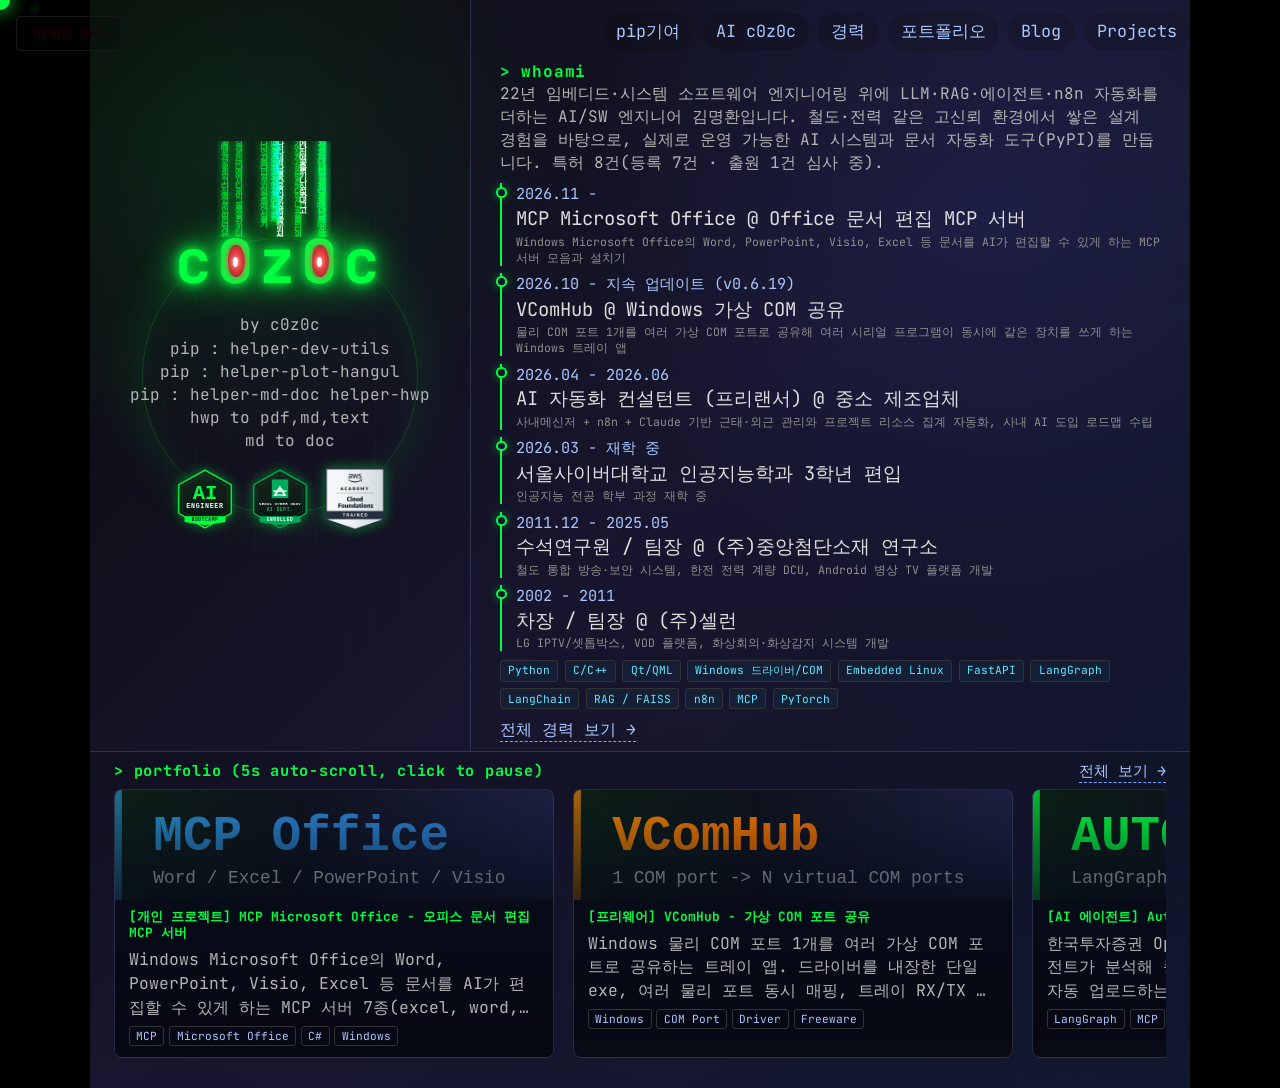
<file: docs/index.html>
<!DOCTYPE html>
<html lang="ko">

<head>
    <meta charset="UTF-8">
    <meta name="viewport" content="width=device-width, initial-scale=1.0">

    <!-- 캐시 방지 설정 -->
    <meta http-equiv="Cache-Control" content="no-cache, no-store, must-revalidate">
    <meta http-equiv="Pragma" content="no-cache">
    <meta http-equiv="Expires" content="0">
    <meta name="cache-control" content="no-cache">
    <meta name="expires" content="0">
    <meta name="pragma" content="no-cache">

    <title>c0z0c - Developer</title>
    <link rel="stylesheet" href="assets/common.css">
    <link rel="stylesheet" href="assets/index.css">

    <meta name="description" content="22년 임베디드·시스템 엔지니어링 위에 LLM·RAG·에이전트·n8n 자동화를 더하는 AI/SW 엔지니어 김명환(c0z0c)의 포트폴리오">
    <meta property="og:type" content="website">
    <meta property="og:title" content="c0z0c - Developer">
    <meta property="og:description" content="22년 임베디드·시스템 엔지니어링 위에 LLM·RAG·에이전트·n8n 자동화를 더하는 AI/SW 엔지니어 김명환(c0z0c)의 포트폴리오">
    <meta property="og:image" content="https://c0z0c.github.io/assets/og-image.png">
    <meta property="og:url" content="https://c0z0c.github.io/index.html">
    <link rel="icon" type="image/png" sizes="64x64" href="favicon.png">
</head>

<body>
    <button class="debug-toggle" onclick="toggleDebug()">DEBUG OFF</button>

    <!-- 디버깅용 가이드 라인 -->
    <div class="debug-line-vertical" id="debugVertical"></div>
    <div class="debug-line-horizontal" id="debugHorizontal"></div>

    <div class="terminal-cursor"></div>
    <div class="matrix-bg" id="matrixBg"></div>

    <button class="nav-toggle" onclick="toggleNav()" aria-label="메뉴">☰</button>
    <!-- 공통 내비게이션: 네 페이지 사이를 이동한다. -->
    <nav class="nav-links">
        <div class="nav-item">
            <a href="#" class="nav-link" onclick="togglePipMenu(event)">pip기여</a>
            <div class="dropdown-menu" id="pipMenu">
                <div class="dropdown-title">📦 Pip 라이브러리</div>
                <a href="https://pypi.org/user/c0z0c" class="project-item">
                    pypi.org/user/c0z0c
                    <div class="project-description">기여 프로젝트</div>
                </a>
                <a href="https://pypi.org/project/helper-plot-hangul/" class="project-item">
                    helper-plot-hangul
                    <div class="project-description">한글 플롯 헬퍼</div>
                </a>
                <a href="https://pypi.org/project/helper-md-doc/" class="project-item">
                    helper-md-doc
                    <div class="project-description">Markdown 문서 도구</div>
                </a>
                <a href="https://pypi.org/project/helper-hwp/" class="project-item">
                    helper-hwp
                    <div class="project-description">HWP 파일 처리</div>
                </a>
            </div>
        </div>

        <div class="nav-item">
            <a href="AIc0z0c.html" class="nav-link">AI c0z0c</a>
        </div>
        <div class="nav-item">
            <a href="career.html" class="nav-link">경력</a>
        </div>
        <div class="nav-item">
            <a href="portfolio.html" class="nav-link">포트폴리오</a>
        </div>
        <div class="nav-item">
            <a href="https://c0z0c.github.io/blog" class="nav-link">Blog</a>
        </div>
        <div class="nav-item">
            <a href="#" class="nav-link" onclick="toggleProjectMenu(event)">Projects</a>
            <div class="dropdown-menu" id="projectMenu">
                <div class="dropdown-title">📂 프로젝트 목록</div>
                <a href="https://github.com/c0z0c-release/mcp_microsoft_office" class="project-item">
                    [개인 프로젝트] MCP Microsoft Office
                    <div class="project-description">Word·Excel·PowerPoint·Visio 편집 MCP 서버</div>
                </a>
                <a href="https://github.com/c0z0c-release/VComHub" class="project-item">
                    [프리웨어] VComHub
                    <div class="project-description">가상 COM 포트 공유 (Windows)</div>
                </a>
                <a href="https://app.notion.com/p/3acfed3f4f3f80e6bac5db90aadb8ea3" class="project-item">
                    [AI 에이전트] AutoStock
                    <div class="project-description">주식 종목 자동 추천 (LangGraph, MCP)</div>
                </a>
                <div class="project-item">
                    [AI 에이전트] FamilyDoctor
                    <div class="project-description">AI 주치의 (Gemini + MedGemma)</div>
                </div>
                <a href="https://h2map-p4wpy5hxaa-du.a.run.app" class="project-item">
                    [서비스] H2 Map
                    <div class="project-description">수소충전소 실시간 지도</div>
                </a>
                <a href="https://youtu.be/eV88hV7wLAg" class="project-item">
                    [AI 자동화] 사내메신저 + n8n
                    <div class="project-description">근태·외근 관리 자동화 데모</div>
                </a>
                <a href="https://c0z0c.github.io/sprint_mission" class="project-item">
                    [미션] AI 미션 모음
                    <div class="project-description">AI 미션 모음</div>
                </a>
                <a href="https://c0z0c.github.io/codeit_ai_health_eat/" class="project-item">
                    [초급프로젝트] AI 경구 알약 분류
                    <div class="project-description">AI 경구 알약 분류</div>
                </a>
                <a href="https://c0z0c.github.io/codeit_ai_g2b_search/" class="project-item">
                    [중급프로젝트] RFP 문서 검색
                    <div class="project-description">RFP 문서 검색</div>
                </a>
                <a href="https://krapnuyij.github.io/codeit-ai-3team-ad-content" class="project-item">
                    [고급프로젝트] 광고 생성
                    <div class="project-description">광고 생성</div>
                </a>
                <a href="https://github.com/c0z0c/pdf_search_openai" class="project-item">
                    [LLM] PDF 문서 검색 도구 (RAG)
                    <div class="project-description">AI 기반 PDF 문서 검색 도구</div>
                </a>
            </div>
        </div>
    </nav>

    <!-- 홈 본문: 히어로, 약력 요약, 포트폴리오 요약을 3개 영역으로 배치한다. -->
    <div class="page-grid">
        <!-- 좌상단: 히어로 -->
        <div class="hero-panel">
            <a class="face-container" href="AIc0z0c.html" aria-label="AI c0z0c 채팅 열기">
                <div class="matrix-hair" id="matrixHair"></div>
                <div class="face">
                    c<span class="eye">0<div class="eyeball" id="leftEye">
                            <div class="highlight" id="leftHighlight"></div>
                        </div></span>z<span class="eye">0<div class="eyeball" id="rightEye">
                            <div class="highlight" id="rightHighlight"></div>
                        </div></span>c
                </div>
            </a>

            <div class="subtitle">
                <div class="code-line"><a href="https://github.com/c0z0c">by c0z0c</a></div>
                <div class="code-line">pip : <a href="https://pypi.org/project/helper-dev-utils/">helper-dev-utils</a></div>
                <div class="code-line">pip : <a href="https://pypi.org/project/helper-plot-hangul/">helper-plot-hangul</a></div>
                <div class="code-line">pip : <a href="https://pypi.org/project/helper-md-doc/">helper-md-doc</a> <a href="https://pypi.org/project/helper-hwp/">helper-hwp</a></div>
                <div class="code-line"><a href="https://pypi.org/project/helper-hwp/">hwp to pdf,md,text</a></div>
                <div class="code-line">&nbsp;&nbsp;<a href="https://pypi.org/project/helper-md-doc/">md to doc</a></div>
            </div>

            <!-- 훈장 줄: badges.js가 badges.json을 읽어 배지를 삽입한다. -->
            <div class="hero-badges" id="heroBadges"></div>
        </div>

        <!-- 우상단: 경력 (assets/career.json 에서 로드) -->
        <!-- 약력 요약: career.js가 career.json을 읽어 내용을 삽입한다. -->
        <div class="career-panel">
            <div>
                <h2>&gt; whoami</h2>
                <p class="lead" id="careerLead"></p>
            </div>

            <div class="timeline" id="careerTimeline"></div>

            <div class="skill-tags" id="careerSkills"></div>

            <a href="career.html" class="career-more">전체 경력 보기 →</a>
        </div>

        <!-- 하단: 포트폴리오 스크롤 스트립 -->
        <!-- 포트폴리오 요약: portfolio.js가 manifest.json 카드 일부를 표시한다. -->
        <div class="portfolio-section">
            <div class="portfolio-section-head">
                <h2>&gt; portfolio (5s auto-scroll, click to pause)</h2>
                <a href="portfolio.html">전체 보기 →</a>
            </div>
            <div id="portfolioStrip"></div>
        </div>
    </div>

    <!-- 공통 동작 후 페이지별 데이터·애니메이션을 초기화한다. -->
    <script src="assets/common.js"></script>
    <script src="assets/career.js"></script>
    <script src="assets/portfolio.js"></script>
    <script src="assets/index.js"></script>
    <script src="assets/badges.js"></script>
</body>

</html>
</file>
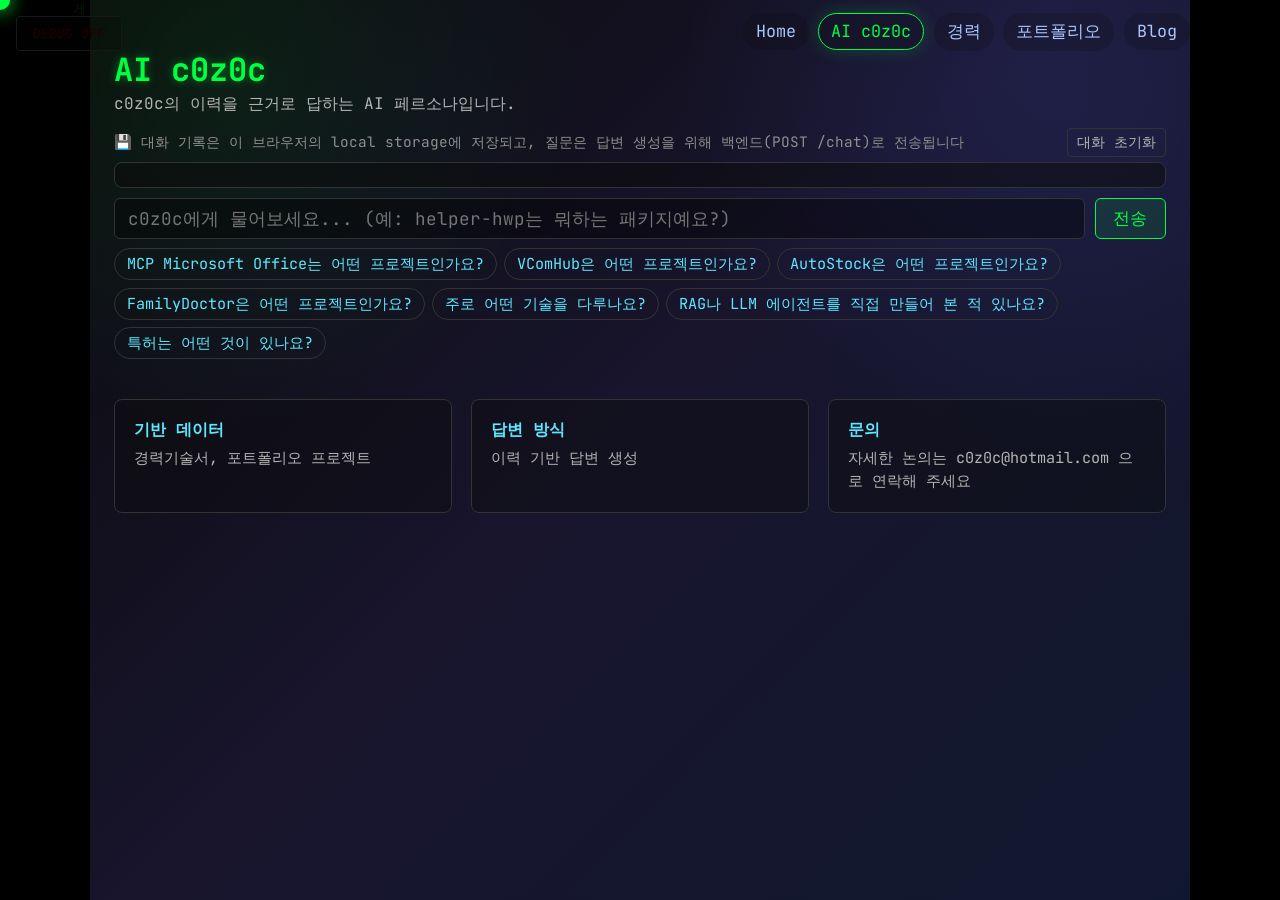
<file: docs/AIc0z0c.html>
<!DOCTYPE html>
<html lang="ko">

<head>
    <meta charset="UTF-8">
    <meta name="viewport" content="width=device-width, initial-scale=1.0">
    <title>AI c0z0c</title>
    <link rel="stylesheet" href="assets/common.css">
    <style>
        /* AI c0z0c 화면 전체 영역 */
        .page-wrap {
            max-width: 900px;
            margin: 0 auto;
            padding: 3rem 1.5rem 1.5rem;
        }

        /* AI c0z0c 페이지 제목과 부제목 */
        .page-title {
            font-size: clamp(1.4rem, 4vw, 2rem);
            color: var(--accent-green);
            text-shadow: 0 0 10px rgba(0, 255, 65, 0.4);
            margin-bottom: 0.15rem;
        }

        .page-sub {
            font-size: 1.0rem;
            color: var(--text-dim);
            margin-bottom: 0.8rem;
        }

        /* 사용자 입력과 AI 응답을 표시하는 대화 본문 */
        .chat-window {
            border: 1px solid var(--border-dim);
            border-radius: 8px;
            background: rgba(10, 10, 10, 0.5);
            padding: 0.75rem 1rem;
            display: flex;
            flex-direction: column;
            gap: 0.55rem;
        }

        /* 대화 본문 내부의 사용자/AI/오류 메시지 */
        .bubble {
            max-width: 80%;
            padding: 0.45rem 0.85rem;
            border-radius: 8px;
            font-size: 1.1rem;
            line-height: 1.45;
        }

        .bubble.user {
            align-self: flex-end;
            background: rgba(181, 3, 252, 0.12);
            border: 1px solid rgba(181, 3, 252, 0.4);
            color: #ddd;
        }

        .bubble.bot {
            align-self: flex-start;
            background: rgba(0, 255, 65, 0.08);
            border: 1px solid rgba(0, 255, 65, 0.35);
            color: #cdefd8;
        }

        .bubble.error {
            align-self: center;
            background: rgba(255, 68, 68, 0.08);
            border: 1px solid rgba(255, 68, 68, 0.4);
            color: #ffb3b3;
        }

        @keyframes chat-loading-pulse {
            0%, 100% { opacity: 0.45; }
            50% { opacity: 1; }
        }

        .bubble.loading {
            color: var(--text-dimmer);
            border-style: dashed;
            animation: chat-loading-pulse 1.2s ease-in-out infinite;
        }

        .bubble.loading::after {
            content: '...';
            display: inline-block;
            width: 1.5em;
            overflow: hidden;
            vertical-align: bottom;
            animation: chat-loading-pulse 1.2s ease-in-out infinite;
        }

        @media (prefers-reduced-motion: reduce) {
            .bubble.loading,
            .bubble.loading::after {
                animation: none;
            }
        }

        /* 추천 질문, 입력창, 저장 상태, 초기화 버튼 등 대화 조작 UI */
        .chat-suggestions {
            display: flex;
            flex-wrap: wrap;
            gap: 0.45rem;
            margin-top: 0.6rem;
        }

        .chip {
            font-family: inherit;
            font-size: 0.95rem;
            color: var(--accent-cyan);
            background: none;
            border: 1px solid var(--border-dim);
            border-radius: 999px;
            padding: 0.25rem 0.75rem;
            cursor: pointer;
        }

        .chip:hover {
            border-color: var(--accent-cyan);
            background: rgba(0, 255, 255, 0.08);
        }

        .chat-toolbar {
            display: flex;
            justify-content: space-between;
            align-items: baseline;
            margin-bottom: 0.35rem;
        }

        .chat-toolbar .storage-note {
            font-size: 0.9rem;
            color: var(--text-dimmer);
        }

        .chat-clear-btn {
            flex: 0 0 auto;
            white-space: nowrap;
            font-size: 0.9rem;
            color: var(--text-dim);
            background: none;
            border: 1px solid var(--border-dim);
            border-radius: 4px;
            padding: 0.2rem 0.55rem;
            cursor: pointer;
            font-family: inherit;
        }

        .chat-clear-btn:hover {
            color: var(--accent-red);
            border-color: var(--accent-red);
        }

        .chat-form {
            display: flex;
            gap: 0.6rem;
            margin-top: 0.6rem;
        }

        .chat-input {
            flex: 1;
            background: rgba(0, 0, 0, 0.4);
            border: 1px solid var(--border-dim);
            border-radius: 6px;
            padding: 0.5rem 0.8rem;
            color: #eee;
            font-family: inherit;
            font-size: 1.1rem;
        }

        .chat-input:focus {
            outline: none;
            border-color: var(--accent-green);
        }

        .chat-send-btn {
            background: rgba(0, 255, 65, 0.1);
            border: 1px solid var(--accent-green);
            color: var(--accent-green);
            border-radius: 6px;
            padding: 0.5rem 1.1rem;
            font-family: inherit;
            font-size: 1.05rem;
            cursor: pointer;
        }

        .chat-send-btn:hover {
            background: rgba(0, 255, 65, 0.2);
        }

        .chat-send-btn:disabled {
            opacity: 0.5;
            cursor: not-allowed;
        }

        /* 큰 화면에서 챗 영역이 위쪽에 몰리지 않도록 최소 높이 확보 */
        @media (min-width: 1500px) {
            .page-wrap {
                max-width: 1600px;
                padding: 2.2rem 1.5rem 1.2rem;
                display: grid;
                grid-template-columns: minmax(0, 1fr) 22rem;
                column-gap: 2rem;
                align-content: start;
            }

            .page-wrap > .page-title,
            .page-wrap > .page-sub {
                grid-column: 1 / -1;
            }

            .page-wrap > .chat-toolbar,
            .page-wrap > .chat-window,
            .page-wrap > .chat-form,
            .page-wrap > .chat-suggestions {
                grid-column: 1;
            }

            .page-wrap .cards {
                grid-column: 2;
                grid-row: 3 / span 4;
                margin-top: 0;
                display: flex;
                flex-direction: column;
                align-self: start;
            }

            .chat-window {
                min-height: 18vh;
            }
        }

        .cards {
            display: grid;
            grid-template-columns: repeat(auto-fit, minmax(220px, 1fr));
            gap: 1.2rem;
            margin-top: 2.5rem;
        }

        .info-card {
            border: 1px solid var(--border-dim);
            border-radius: 8px;
            padding: 1.2rem;
            background: rgba(10, 10, 10, 0.4);
        }

        .info-card h3 {
            font-size: 1.0rem;
            color: var(--accent-cyan);
            margin-bottom: 0.4rem;
        }

        .info-card a {
            color: var(--accent-cyan);
        }

        .info-card p {
            font-size: 0.95rem;
            color: var(--text-dim);
            line-height: 1.5;
        }
    </style>
    <meta name="description" content="22년 임베디드·시스템 엔지니어링 위에 LLM·RAG·에이전트·n8n 자동화를 더하는 AI/SW 엔지니어 김명환(c0z0c)의 포트폴리오">
    <meta property="og:type" content="website">
    <meta property="og:title" content="AI c0z0c">
    <meta property="og:description" content="22년 임베디드·시스템 엔지니어링 위에 LLM·RAG·에이전트·n8n 자동화를 더하는 AI/SW 엔지니어 김명환(c0z0c)의 포트폴리오">
    <meta property="og:image" content="https://c0z0c.github.io/assets/og-image.png">
    <meta property="og:url" content="https://c0z0c.github.io/AIc0z0c.html">
    <link rel="icon" type="image/png" sizes="64x64" href="favicon.png">
</head>

<body>
    <button class="debug-toggle" onclick="toggleDebug()">DEBUG OFF</button>
    <div class="debug-line-vertical" id="debugVertical"></div>
    <div class="debug-line-horizontal" id="debugHorizontal"></div>
    <div class="terminal-cursor"></div>
    <div class="matrix-bg" id="matrixBg"></div>

    <button class="nav-toggle" onclick="toggleNav()" aria-label="메뉴">☰</button>
    <!-- 공통 내비게이션 -->
    <nav class="nav-links">
        <div class="nav-item"><a href="index.html" class="nav-link">Home</a></div>
        <div class="nav-item"><a href="AIc0z0c.html" class="nav-link active">AI c0z0c</a></div>
        <div class="nav-item"><a href="career.html" class="nav-link">경력</a></div>
        <div class="nav-item"><a href="portfolio.html" class="nav-link">포트폴리오</a></div>
        <div class="nav-item"><a href="https://c0z0c.github.io/blog" class="nav-link">Blog</a></div>
    </nav>

    <!-- AIc0z0c 본문: 채팅 UI와 추천 질문을 배치한다. -->
    <div class="page-wrap">
        <h1 class="page-title">AI c0z0c</h1>
        <p class="page-sub">c0z0c의 이력을 근거로 답하는 AI 페르소나입니다. <span id="chatModeNote"></span></p>

        <div class="chat-toolbar">
            <span class="storage-note">💾 대화 기록은 이 브라우저의 local storage에 저장되고, 질문은 답변 생성을 위해 백엔드(POST /chat)로 전송됩니다</span>
            <button class="chat-clear-btn" id="chatClearBtn" type="button">대화 초기화</button>
        </div>

        <!-- 대화 표시 영역: aichat.js가 사용자·AI 메시지를 추가한다. -->
        <div class="chat-window" id="chatWindow"></div>

        <form class="chat-form" id="chatForm">
            <input type="text" class="chat-input" id="chatInput" placeholder="c0z0c에게 물어보세요... (예: helper-hwp는 뭐하는 패키지예요?)" autocomplete="off" maxlength="2000">
            <button type="submit" class="chat-send-btn" id="chatSendBtn">전송</button>
        </form>
        <!-- 추천 질문 영역: aichat.js가 질문 chip을 생성한다. -->
        <div class="chat-suggestions" id="chatSuggestions"></div>

        <div class="cards">
            <div class="info-card">
                <h3>기반 데이터</h3>
                <p>경력기술서, 포트폴리오 프로젝트</p>
            </div>
            <div class="info-card">
                <h3>답변 방식</h3>
                <p>이력 기반 답변 생성</p>
            </div>
            <div class="info-card">
                <h3>문의</h3>
                <p>자세한 논의는 c0z0c@hotmail.com 으로 연락해 주세요</p>
            </div>
        </div>
    </div>

    <!-- common.js는 공통 UI, aichat-api.js는 API 경계, aichat.js는 채팅 상태를 담당한다. -->
    <script src="assets/common.js"></script>
    <script src="assets/aichat-api.js"></script>
    <script src="assets/aichat.js"></script>
</body>

</html>
</file>
<file: docs/assets/common.css>
/* 공통 스타일: 네 HTML 페이지의 배경, 제목 보조 요소, 내비게이션, 공통 카드에 적용 */
@import url('https://fonts.googleapis.com/css2?family=JetBrains+Mono:wght@300;400;700&display=swap');

/* 모든 페이지에서 공유하는 색상 토큰 */
:root {
    --bg-1: #0a0a0a;
    --bg-2: #1a1a2e;
    --bg-3: #16213e;
    --accent-green: #00ff41;
    --accent-red: #ff4444;
    --accent-blue: #6ea8ff;
    --accent-blue-text: #a9c7ff; /* 작은 글씨용: 어두운 배경 대비 6:1 이상 */
    --accent-cyan: #5ee7ff;
    --surface-blue: #10182f;
    --surface-violet: #18152d;
    --text-dim: #b4b4b4;
    --text-dimmer: #8f8f8f;
    --border-dim: #333;
}

/* 모든 페이지의 기본 여백과 box sizing */
* {
    margin: 0;
    padding: 0;
    box-sizing: border-box;
}

/* 모든 페이지 본문 배경, 기본 글꼴, 기본 글자색 */
body {
    font-family: 'JetBrains Mono', monospace;
    background: #000;
    color: var(--accent-green);
    min-height: 100vh;
    cursor: none;
}

/* 모든 페이지가 공유하는 중앙 보드 */
.page-wrap {
    width: 100%;
    max-width: 1100px !important;
    min-height: 100vh;
    margin-left: auto;
    margin-right: auto;
    background:
        radial-gradient(circle at 12% 8%, rgba(0, 255, 65, 0.08), transparent 28%),
        radial-gradient(circle at 88% 10%, rgba(91, 104, 255, 0.12), transparent 30%),
        linear-gradient(135deg, var(--bg-1) 0%, var(--surface-violet) 48%, var(--surface-blue) 100%);
}

@media (max-width: 1100px) {
    .page-wrap {
        max-width: 100% !important;
    }
}

@media (min-width: 601px) {
    .nav-links {
        left: 50%;
        right: auto;
        width: min(1100px, calc(100% - 2.4rem));
        justify-content: flex-end;
        transform: translateX(-50%);
    }

    .debug-toggle {
        left: max(1rem, calc((100vw - 1100px) / 2 + 1rem));
    }
}

/* 공통 링크 기본 색상 */
a {
    color: inherit;
}

/* ===== 커스텀 커서 ===== */
.terminal-cursor {
    position: fixed;
    width: 20px;
    height: 20px;
    background: var(--accent-green);
    border-radius: 50%;
    pointer-events: none;
    z-index: 1000;
    transition: transform 0.1s ease;
    box-shadow: 0 0 20px var(--accent-green);
}

/* ===== 배경 매트릭스 효과 ===== */
.matrix-bg {
    position: fixed;
    top: 0;
    left: 0;
    width: 100%;
    height: 100%;
    z-index: -1;
    opacity: 0.1;
    pointer-events: none;
}

.matrix-char {
    position: absolute;
    color: var(--accent-green);
    font-family: 'JetBrains Mono', monospace;
    font-size: 1rem;
    animation: matrixFall linear infinite;
}

@keyframes matrixFall {
    0% {
        transform: translateY(-100vh);
        opacity: 1;
    }

    100% {
        transform: translateY(100vh);
        opacity: 0;
    }
}

/* ===== 네비게이션 ===== */
.nav-links {
    position: fixed;
    top: 0.8rem;
    right: 1.2rem;
    display: flex;
    gap: 0.6rem;
    z-index: 100;
}

.nav-item {
    position: relative;
    align-self: flex-start;
}

.nav-link {
    color: var(--accent-blue-text);
    text-decoration: none;
    font-size: 1.05rem;
    transition: all 0.3s ease;
    border: 1px solid transparent;
    padding: 0.4rem 0.75rem;
    border-radius: 999px;
    display: inline-block;
    background: rgba(10, 10, 10, 0.2);
}

@keyframes c0z0c-nav-shake {
    0%, 100% {
        transform: rotate(0deg) translateX(0);
    }
    20% {
        transform: rotate(-2deg) translateX(-1px);
    }
    40% {
        transform: rotate(2deg) translateX(1px);
    }
    60% {
        transform: rotate(-1.5deg) translateX(-1px);
    }
    80% {
        transform: rotate(1deg) translateX(1px);
    }
}

.nav-link.ai-c0z0c-link.is-shaking {
    animation: c0z0c-nav-shake 0.5s ease-in-out;
}

@media (prefers-reduced-motion: reduce) {
    .nav-link.ai-c0z0c-link.is-shaking {
        animation: none;
    }
}

.nav-link:hover,
.nav-link.active {
    color: var(--accent-green);
    border-color: var(--accent-green);
    box-shadow: 0 0 18px rgba(0, 255, 65, 0.2);
}

.dropdown-menu {
    position: absolute;
    top: 100%;
    right: 0;
    background: rgba(10, 10, 10, 0.95);
    border: 1px solid var(--accent-green);
    border-radius: 4px;
    min-width: 250px;
    padding: 1rem;
    display: none;
    z-index: 200;
    -webkit-backdrop-filter: blur(10px);
    backdrop-filter: blur(10px);
    box-shadow:
        0 4px 20px rgba(0, 255, 65, 0.2),
        0 0 40px rgba(0, 255, 65, 0.1);
}

.dropdown-menu.show {
    display: block;
    animation: fadeIn 0.3s ease;
}

.dropdown-title {
    color: var(--accent-green);
    font-size: 0.9rem;
    margin-bottom: 0.8rem;
    border-bottom: 1px solid var(--border-dim);
    padding-bottom: 0.5rem;
}

.project-item {
    display: block;
    color: var(--text-dim);
    text-decoration: none;
    padding: 0.5rem 0;
    border-bottom: 1px solid #222;
    transition: all 0.3s ease;
    font-size: 1.0rem;
}

.project-item:last-child {
    border-bottom: none;
}

.project-item:hover {
    color: var(--accent-green);
    padding-left: 0.5rem;
    background: rgba(0, 255, 65, 0.1);
}

.project-description {
    font-size: 0.95rem;
    color: var(--text-dimmer);
    margin-top: 0.2rem;
}

@keyframes fadeIn {
    from {
        opacity: 0;
        transform: translateY(-10px);
    }

    to {
        opacity: 1;
        transform: translateY(0);
    }
}

/* ===== 디버깅용 가이드 라인 ===== */
.debug-line-vertical,
.debug-line-horizontal,
.debug-line-connection {
    position: fixed;
    background: yellow;
    pointer-events: none;
    z-index: 999;
    opacity: 0.8;
    display: none;
}

.debug-line-vertical {
    width: 2px;
    height: 100vh;
    top: 0;
}

.debug-line-horizontal {
    height: 2px;
    width: 100vw;
    left: 0;
}

.debug-line-connection {
    height: 2px;
    transform-origin: left center;
    background: yellow;
}

body.debug-mode .debug-line-vertical,
body.debug-mode .debug-line-horizontal,
body.debug-mode .debug-line-connection {
    display: block;
}

.debug-toggle {
    position: fixed;
    top: 1rem;
    left: 1rem;
    background: rgba(7, 7, 7, 0.2);
    border: 1px solid #171817;
    color: #240000;
    padding: 0.5rem 1rem;
    border-radius: 4px;
    font-family: 'JetBrains Mono', monospace;
    font-size: 0.8rem;
    cursor: pointer;
    z-index: 1000;
    transition: all 0.3s ease;
}

.debug-toggle:hover {
    background: rgba(0, 255, 65, 0.3);
    box-shadow: 0 0 10px rgba(0, 255, 65, 0.3);
}

@media (max-width: 768px) {
    .debug-toggle {
        top: 0.5rem;
        left: 0.5rem;
        font-size: 0.7rem;
        padding: 0.4rem 0.8rem;
    }
}

/* ===== 모바일: 햄버거 토글 메뉴 ===== */
.nav-toggle {
    display: none;
    position: fixed;
    top: 1rem;
    right: 1rem;
    z-index: 300;
    width: 2.6rem;
    height: 2.6rem;
    background: rgba(10, 10, 10, 0.7);
    border: 1px solid var(--accent-green);
    color: var(--accent-green);
    font-size: 1.2rem;
    border-radius: 4px;
    cursor: pointer;
}

@media (max-width: 600px) {
    .nav-toggle {
        display: block;
    }

    .nav-links {
        display: none;
        top: 0;
        left: 0;
        right: 0;
        flex-direction: column;
        gap: 0;
        background: rgba(6, 6, 10, 0.97);
        -webkit-backdrop-filter: blur(6px);
        backdrop-filter: blur(6px);
        padding: 4.6rem 1.2rem 1.5rem;
        max-height: 100vh;
        overflow-y: auto;
    }

    .nav-links.open {
        display: flex;
    }

    .nav-item {
        width: 100%;
    }

    .nav-link {
        display: block;
        text-align: center;
        font-size: 0.9rem;
        padding: 0.7rem 0.8rem;
    }

    .dropdown-menu {
        position: static;
        width: 100%;
        min-width: 0;
        margin-top: 0.4rem;
    }
}

@media (hover: none) {
    body {
        cursor: auto;
    }

    .terminal-cursor {
        display: none;
    }
}

/* ===== 프로젝트 카드 (portfolio.js가 렌더링) ===== */
.proj-card {
    flex: 0 0 auto;
    display: flex;
    flex-direction: column;
    width: 260px;
    text-decoration: none;
    background: linear-gradient(180deg, rgba(16, 24, 47, 0.84), rgba(8, 10, 20, 0.94));
    border: 1px solid rgba(125, 143, 190, 0.24);
    border-radius: 8px;
    overflow: hidden;
    transition: all 0.25s ease;
}

.proj-card:hover {
    border-color: var(--accent-green);
    box-shadow: 0 12px 32px rgba(0, 255, 65, 0.16);
    transform: translateY(-2px);
}

.proj-thumb {
    position: relative;
    height: 130px;
    display: flex;
    align-items: center;
    justify-content: center;
    overflow: hidden;
}

.proj-thumb::after {
    content: '';
    position: absolute;
    inset: 0;
    pointer-events: none;
    background:
        linear-gradient(180deg, rgba(4, 8, 18, 0.02), rgba(4, 8, 18, 0.7)),
        linear-gradient(90deg, rgba(0, 255, 65, 0.08), transparent 42%, rgba(126, 93, 255, 0.1));
}

.proj-thumb video,
.proj-thumb .proj-img {
    width: 100%;
    height: 100%;
    object-fit: cover;
    transition: transform 0.35s ease, filter 0.35s ease;
}

.proj-card:hover .proj-thumb video,
.proj-card:hover .proj-thumb .proj-img {
    transform: scale(1.06);
    filter: saturate(1.15) contrast(1.05);
}

.proj-emoji {
    font-size: 2.5rem;
}

.proj-video-badge {
    position: absolute;
    bottom: 0.4rem;
    right: 0.5rem;
    background: rgba(0, 0, 0, 0.6);
    color: var(--accent-cyan);
    font-size: 0.85rem;
    padding: 0.15rem 0.45rem;
    border-radius: 3px;
    letter-spacing: 0.05em;
}

.proj-body {
    padding: 0.55rem 0.85rem 0.7rem;
    display: flex;
    flex-direction: column;
    gap: 0.4rem;
    background: rgba(5, 7, 15, 0.54);
}

.proj-title {
    font-size: 0.8rem;
    font-weight: 700;
    color: var(--accent-green);
    line-height: 1.3;
}

.proj-desc {
    font-size: 1.02rem;
    color: var(--text-dim);
    line-height: 1.45;
    display: -webkit-box;
    -webkit-line-clamp: 3;
    -webkit-box-orient: vertical;
    overflow: hidden;
}

.proj-tags {
    display: flex;
    flex-wrap: wrap;
    gap: 0.3rem;
    margin-top: auto;
}

.proj-tag {
    font-size: 0.7rem;
    color: var(--accent-blue-text);
    border: 1px solid var(--border-dim);
    border-radius: 3px;
    padding: 0.12rem 0.4rem;
}

/* ===== 대화면(FHD 이상) 보정: rem 기반 글씨/여백을 한 단계 키운다 ===== */
@media (min-width: 1600px) {
    html {
        font-size: 16px;
    }
}
</file>
<file: docs/assets/index.css>
/* index.html 전용 스타일: 히어로 / 약력 요약 / 포트폴리오 요약 */

body {
    display: flex;
    flex-direction: column;
}

.page-grid {
    display: grid;
    width: 100%;
    max-width: 1100px;
    margin: 0 auto;
    background:
        radial-gradient(circle at 12% 14%, rgba(0, 255, 65, 0.1), transparent 24%),
        radial-gradient(circle at 82% 18%, rgba(85, 105, 255, 0.12), transparent 32%),
        linear-gradient(135deg, var(--bg-1) 0%, var(--surface-violet) 48%, var(--surface-blue) 100%);
    /* minmax(0, ...)가 없으면 fr 트랙이 자식(포트폴리오 카드 등)의
       콘텐츠 최대 폭까지 늘어나며 좁은 화면에서 레이아웃이 깨진다 */
    grid-template-columns: minmax(0, 1.2fr) minmax(0, 1fr);
    grid-template-rows: auto auto;
    grid-template-areas:
        "hero career"
        "portfolio portfolio";
    min-height: 100vh;
}

/* ===== 좌상단: 히어로 영역 ===== */
/* 얼굴 로고, 소개 문구, 기술 링크에 적용 */
.hero-panel {
    grid-area: hero;
    position: relative;
    display: flex;
    flex-direction: column;
    justify-content: center;
    align-items: center;
    overflow: hidden;
    padding: 2rem 1rem;
}

.hero-panel::before {
    content: '';
    position: absolute;
    width: 72%;
    aspect-ratio: 1;
    border: 1px solid rgba(0, 255, 65, 0.2);
    border-radius: 50%;
    box-shadow: 0 0 55px rgba(0, 255, 65, 0.12), inset 0 0 35px rgba(0, 255, 65, 0.06);
    pointer-events: none;
}

.hero-panel::after {
    content: '';
    position: absolute;
    inset: 12%;
    background: repeating-linear-gradient(90deg, transparent 0 28px, rgba(0, 255, 65, 0.035) 29px 30px);
    opacity: 0.6;
    pointer-events: none;
}

.face-container {
    position: relative;
    z-index: 1;
    font-size: clamp(3rem, 9vw, 7rem);
    font-weight: 700;
    text-shadow:
        0 0 10px #00ff41,
        0 0 20px #00ff41,
        0 0 40px #00ff41;
    user-select: none;
    letter-spacing: 0.1em;
    color: inherit;
    text-decoration: none;
    cursor: pointer;
}

.face-container:focus-visible {
    outline: 1px solid var(--accent-green);
    outline-offset: 0.35rem;
    border-radius: 0.25rem;
}

.face {
    position: relative;
}

.eye {
    position: relative;
    display: inline-block;
}

.eyeball {
    position: absolute;
    width: 40%;
    height: 40%;
    background: #ff4444;
    border-radius: 50%;
    top: 50%;
    left: 50%;
    transform: translate(-60%, -50%);
    transition: all 0.1s ease;
    box-shadow:
        0 0 10px #ff4444,
        inset 0 0 10px rgba(0, 0, 0, 0.5);
}

.highlight {
    position: absolute;
    width: 30%;
    height: 30%;
    background: #ffffff;
    border-radius: 50%;
    top: 40%;
    left: 30%;
    box-shadow: 0 0 5px rgba(255, 255, 255, 0.8);
    pointer-events: none;
    transform: translate(0, 0);
    transition: all 0.1s ease;
}

.matrix-hair {
    position: absolute;
    top: -100%;
    left: 20%;
    width: 54%;
    height: 120%;
    overflow: hidden;
    pointer-events: none;
    z-index: 1;
}

.hair-stream {
    position: absolute;
    color: #00ff41;
    font-family: 'JetBrains Mono', monospace;
    font-size: 0.5rem;
    line-height: 0.6;
    opacity: 0.8;
    animation: streamFall linear infinite;
    text-shadow: 0 0 8px #00ff41;
    white-space: pre-line;
    width: 0.8rem;
    text-align: center;
}

.hair-stream.bright {
    color: #ffffff;
    text-shadow: 0 0 15px #00ff41;
    opacity: 1;
}

.hair-stream.special {
    color: #00ffff;
    text-shadow: 0 0 12px #00ffff;
}

@keyframes streamFall {
    0% {
        transform: translateY(-100%);
        opacity: 0;
    }

    10% {
        opacity: 1;
    }

    90% {
        opacity: 0.8;
    }

    100% {
        transform: translateY(100vh);
        opacity: 0;
    }
}

.subtitle {
    position: relative;
    z-index: 1;
    margin-top: 0.8rem;
    font-size: clamp(0.95rem, 1.5vw, 1.0rem);
    line-height: 1.45;
    color: var(--text-dim);
    text-align: center;
    opacity: 0;
    animation: fadeInUp 2s ease 1s forwards;
}

.code-line {
    opacity: 0;
    animation: typewriter 1s ease forwards;
}

.code-line:nth-child(1) {
    animation-delay: 2s;
}

.code-line:nth-child(2) {
    animation-delay: 2.5s;
}

.code-line:nth-child(3) {
    animation-delay: 3s;
}

.code-line:nth-child(4) {
    animation-delay: 3.5s;
}

.code-line:nth-child(5) {
    animation-delay: 4s;
}

.code-line:nth-child(6) {
    animation-delay: 4.5s;
}

/* 히어로 문구의 각 줄은 PyPI/GitHub 페이지로 연결된다 (새 탭) */
.code-line a {
    color: inherit;
    text-decoration: none;
    border-bottom: 1px dashed transparent;
    transition: color 0.2s ease, border-color 0.2s ease;
}

.code-line a:hover {
    color: var(--accent-green);
    border-bottom-color: var(--accent-green);
}

@keyframes fadeInUp {
    from {
        opacity: 0;
        transform: translateY(30px);
    }

    to {
        opacity: 1;
        transform: translateY(0);
    }
}

@keyframes typewriter {
    from {
        opacity: 0;
        transform: translateX(-20px);
    }

    to {
        opacity: 1;
        transform: translateX(0);
    }
}

/* ===== 우상단: 경력 패널 ===== */
/* career.json의 lead, timeline, skills가 표시되는 약력 요약 본문 */
.career-panel {
    grid-area: career;
    padding: 3.8rem 1.8rem 0.6rem;
    border-left: 1px solid rgba(122, 138, 205, 0.26);
    background: linear-gradient(180deg, rgba(22, 26, 54, 0.18), rgba(12, 14, 28, 0.06));
    display: flex;
    flex-direction: column;
    gap: 0.55rem;
    justify-content: flex-start;
}

.career-panel h2 {
    font-size: 1.0rem;
    color: var(--accent-green);
    letter-spacing: 0.05em;
}

.career-panel .lead {
    font-size: 1.0rem;
    color: var(--text-dim);
    line-height: 1.45;
}

.timeline {
    display: flex;
    flex-direction: column;
    gap: 0.45rem;
}

.timeline-item {
    position: relative;
    border-left: 2px solid var(--accent-green);
    padding-left: 0.9rem;
}

.timeline-item::before {
    content: '';
    position: absolute;
    left: -0.34rem;
    top: 0.22rem;
    width: 0.42rem;
    height: 0.42rem;
    border: 2px solid var(--accent-green);
    border-radius: 50%;
    background: var(--surface-blue);
    box-shadow: 0 0 10px rgba(0, 255, 65, 0.45);
}

.timeline-period {
    font-size: 0.95rem;
    color: var(--accent-blue-text);
}

.timeline-role {
    font-size: 1.18rem;
    color: #ddd;
    margin-top: 0.1rem;
}

.timeline-desc {
    font-size: 1.02rem;
    color: var(--text-dimmer);
    margin-top: 0.1rem;
    line-height: 1.4;
}

.skill-tags {
    display: flex;
    flex-wrap: wrap;
    gap: 0.4rem;
}

.skill-tag {
    font-size: 0.7rem;
    color: var(--accent-cyan);
    border: 1px solid var(--border-dim);
    border-radius: 3px;
    padding: 0.15rem 0.45rem;
    background: rgba(0, 255, 255, 0.04);
}

.career-more {
    font-size: 1.02rem;
    color: var(--accent-blue-text);
    text-decoration: none;
    align-self: flex-start;
    border-bottom: 1px dashed var(--accent-blue);
}

/* ===== 하단: 포트폴리오 스크롤 스트립 ===== */
/* manifest.json 카드가 #portfolioStrip에 가로로 표시되는 영역 */
.portfolio-section {
    grid-area: portfolio;
    border-top: 1px solid rgba(122, 138, 205, 0.26);
    background: linear-gradient(180deg, rgba(7, 9, 20, 0.24), transparent);
    padding: 0.5rem 1.5rem 0.8rem;
}

.portfolio-section-head {
    display: flex;
    justify-content: space-between;
    align-items: baseline;
    margin-bottom: 0.35rem;
}

.portfolio-section-head h2 {
    font-size: 0.95rem;
    color: var(--accent-green);
    letter-spacing: 0.05em;
}

.portfolio-section-head a {
    font-size: 0.95rem;
    color: var(--accent-blue-text);
    text-decoration: none;
    border-bottom: 1px dashed var(--accent-blue);
}

.portfolio-section {
    /* grid 트랙이 카드 전체 폭만큼 늘어나지 않도록 명시적으로 차단 */
    min-width: 0;
}

#portfolioStrip {
    display: flex;
    gap: 1.2rem;
    min-width: 0;
    overflow-x: auto;
    /* JS에서 requestAnimationFrame으로 직접 easing을 주므로 브라우저 기본 smooth는 끔 */
    scroll-behavior: auto;
    padding-bottom: 0.5rem;
    scrollbar-width: thin;
}

#portfolioStrip::-webkit-scrollbar {
    height: 6px;
}

#portfolioStrip::-webkit-scrollbar-thumb {
    background: var(--border-dim);
    border-radius: 3px;
}

/* 포트폴리오 카드 크기 (첫 화면 1줄 안정적 표시) */
#portfolioStrip .proj-card {
    width: 440px;
}

#portfolioStrip .proj-thumb {
    height: 110px;
}

#portfolioStrip .proj-emoji {
    font-size: 2.8rem;
}

@media (min-width: 901px) {
    .page-grid {
        grid-template-columns: 380px minmax(0, 1fr);
    }

    .face-container {
        font-size: 3.8rem;
    }

    .career-panel {
        padding-top: 3.8rem;
    }
}

/* 화면 폭 900px 이하: 히어로와 약력 영역을 세로 배치 */
@media (max-width: 900px) {
    .page-grid {
        grid-template-columns: minmax(0, 1fr);
        grid-template-rows: auto auto auto;
        grid-template-areas:
            "hero"
            "career"
            "portfolio";
    }

    .career-panel {
        border-left: none;
        border-top: 1px solid var(--border-dim);
        padding: 1.5rem 1.2rem;
        gap: 1.2rem;
    }

    .hero-panel {
        min-height: 38vh;
        padding: 2rem 1rem 1.5rem;
    }
}

/* 소개글 한 줄이 너무 길어지지 않도록 읽기 좋은 폭(약 70자)으로 제한 */
.career-panel .lead {
    max-width: 110ch;
}

.timeline {
    max-width: 62rem;
}

.timeline-desc {
    font-size: 0.72rem;
}

.portfolio-section {
    padding-bottom: 1.4rem;
}

@media (min-width: 1600px) {
    .page-grid {
        grid-template-columns: 380px minmax(0, 1fr);
    }

    .face-container {
        font-size: 5.2rem;
    }

    .career-panel {
        padding: 3.8rem 2.5rem 0.8rem;
        gap: 0.55rem;
    }

    .timeline {
        gap: 0.55rem;
    }

    #portfolioStrip .proj-card {
        width: 440px;
    }

    #portfolioStrip .proj-thumb {
        height: 110px;
    }
}

/* 훈장 줄: 얼굴 아래 중앙에 배지를 가로로 나열. subtitle 뒤에 같이 페이드인 */
.hero-badges {
    position: relative;
    z-index: 2;
    display: flex;
    flex-wrap: wrap;
    justify-content: center;
    gap: 0.7rem;
    margin-top: 0.9rem;
    opacity: 0;
    animation: fadeInUp 2s ease 2s forwards;
}

.badge-medal {
    display: block;
    width: 64px;
    height: 64px;
}

/* 확대·글로우는 img에만 건다: 배지 요소에 transform이 있으면 툴팁의 위치 기준이 배지로 바뀐다 */
.badge-medal img {
    display: block;
    width: 100%;
    height: 100%;
    object-fit: contain;
    filter: drop-shadow(0 0 6px rgba(0, 255, 65, 0.45));
    transition: transform 0.2s ease, filter 0.2s ease;
}

.badge-medal:hover img,
.badge-medal:focus-visible img {
    transform: scale(1.18);
    filter: drop-shadow(0 0 12px rgba(0, 255, 65, 0.8));
}

.badge-medal:focus-visible {
    outline: none;
}

.badge-tip {
    position: absolute;
    left: 50%;
    bottom: calc(100% + 10px);
    transform: translateX(-50%);
    width: max-content;
    max-width: min(280px, 92vw);
    text-align: center;
    font-size: 0.85rem;
    line-height: 1.4;
    color: var(--accent-green);
    background: rgba(0, 0, 0, 0.9);
    border: 1px solid var(--border-dim);
    border-radius: 4px;
    padding: 0.35rem 0.7rem;
    opacity: 0;
    pointer-events: none;
    transition: opacity 0.2s ease;
    z-index: 3;
}

.badge-tip small {
    display: block;
    color: var(--text-dim);
    font-size: 0.75rem;
}

.badge-medal:hover .badge-tip,
.badge-medal:focus-visible .badge-tip {
    opacity: 1;
}
</file>
